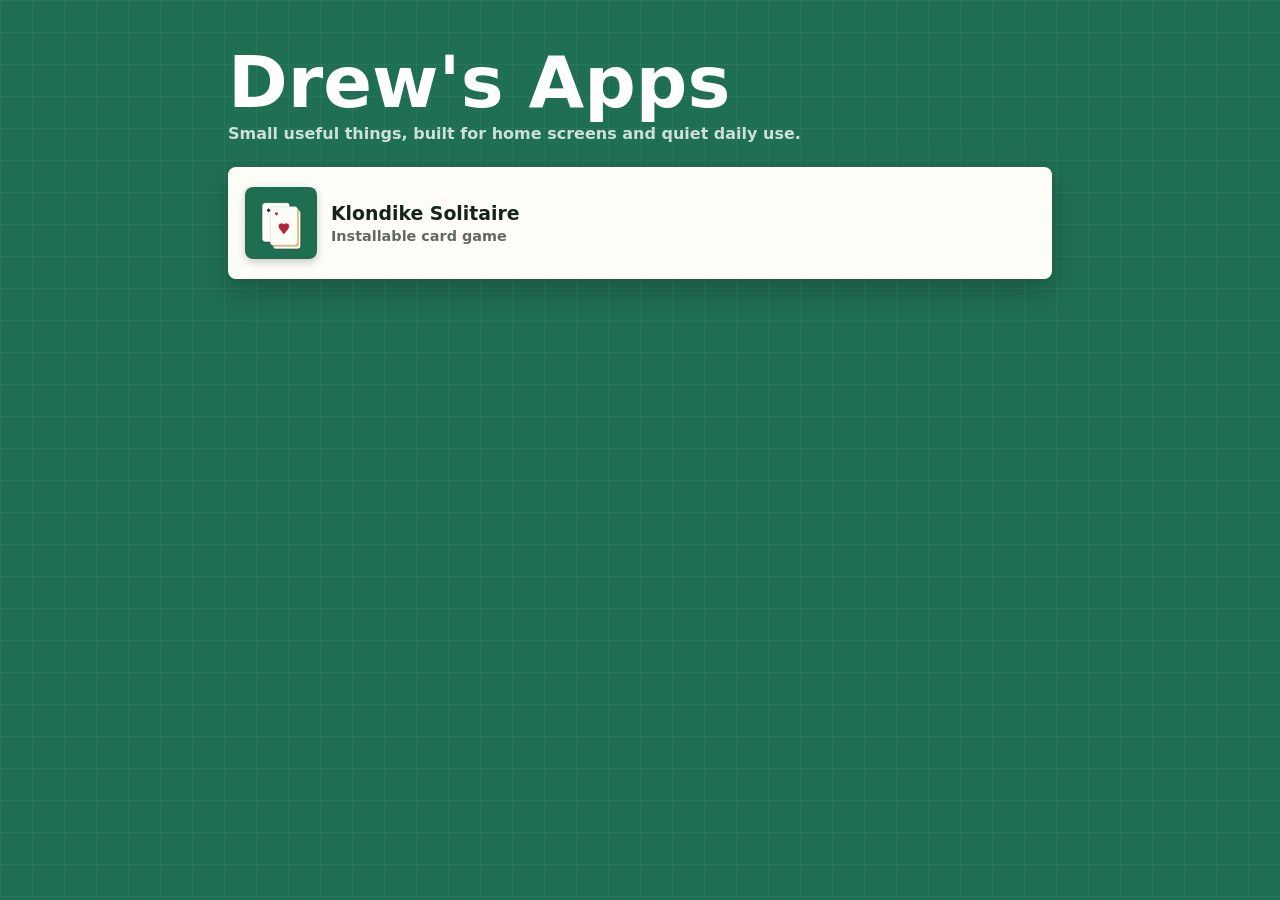
<file: index.html>
<!doctype html>
<html lang="en">
  <head>
    <meta charset="utf-8">
    <meta name="viewport" content="width=device-width, initial-scale=1">
    <meta name="theme-color" content="#1f6f52">
    <title>Drew's Apps</title>
    <style>
      :root {
        color-scheme: light;
        --felt: #1f6f52;
        --felt-deep: #18523f;
        --ink: #14241c;
        --paper: #fffdf7;
        --gold: #ffdf7a;
        font-family: Inter, ui-sans-serif, system-ui, -apple-system, BlinkMacSystemFont, "Segoe UI", sans-serif;
      }

      * {
        box-sizing: border-box;
      }

      body {
        min-height: 100vh;
        margin: 0;
        background:
          linear-gradient(rgba(255, 255, 255, 0.045) 1px, transparent 1px),
          linear-gradient(90deg, rgba(255, 255, 255, 0.045) 1px, transparent 1px),
          var(--felt);
        background-size: 32px 32px;
        color: white;
      }

      main {
        width: min(920px, 100%);
        margin: 0 auto;
        padding: clamp(20px, 5vw, 48px);
      }

      header {
        display: grid;
        gap: 8px;
        margin-bottom: 24px;
      }

      h1,
      p {
        margin: 0;
      }

      h1 {
        font-size: clamp(2rem, 8vw, 4.5rem);
        line-height: 0.95;
        letter-spacing: 0;
      }

      header p {
        max-width: 38rem;
        color: rgba(255, 255, 255, 0.78);
        font-size: 1rem;
        font-weight: 650;
      }

      .apps {
        display: grid;
        grid-template-columns: repeat(auto-fit, minmax(min(100%, 260px), 1fr));
        gap: 14px;
      }

      .app-card {
        display: grid;
        grid-template-columns: 72px 1fr;
        gap: 14px;
        align-items: center;
        min-height: 112px;
        padding: 16px;
        border: 1px solid rgba(255, 255, 255, 0.18);
        border-radius: 8px;
        background: var(--paper);
        color: var(--ink);
        text-decoration: none;
        box-shadow: 0 12px 30px rgba(0, 0, 0, 0.22);
      }

      .app-card:hover,
      .app-card:focus-visible {
        outline: 4px solid var(--gold);
        outline-offset: 4px;
      }

      .app-card img {
        width: 72px;
        height: 72px;
        border-radius: 8px;
        box-shadow: 0 3px 8px rgba(0, 0, 0, 0.22);
      }

      .app-copy {
        display: grid;
        gap: 4px;
      }

      .app-title {
        font-size: 1.18rem;
        font-weight: 900;
      }

      .app-meta {
        color: rgba(20, 36, 28, 0.68);
        font-size: 0.9rem;
        font-weight: 700;
      }

      @media (max-width: 460px) {
        .app-card {
          grid-template-columns: 58px 1fr;
          padding: 13px;
        }

        .app-card img {
          width: 58px;
          height: 58px;
        }
      }
    </style>
  </head>
  <body>
    <main>
      <header>
        <h1>Drew's Apps</h1>
        <p>Small useful things, built for home screens and quiet daily use.</p>
      </header>

      <section class="apps" aria-label="Apps">
        <a class="app-card" href="./solitaire/">
          <img src="./solitaire/icons/icon-192.png" alt="" width="72" height="72">
          <span class="app-copy">
            <span class="app-title">Klondike Solitaire</span>
            <span class="app-meta">Installable card game</span>
          </span>
        </a>
      </section>
    </main>
  </body>
</html>
</file>
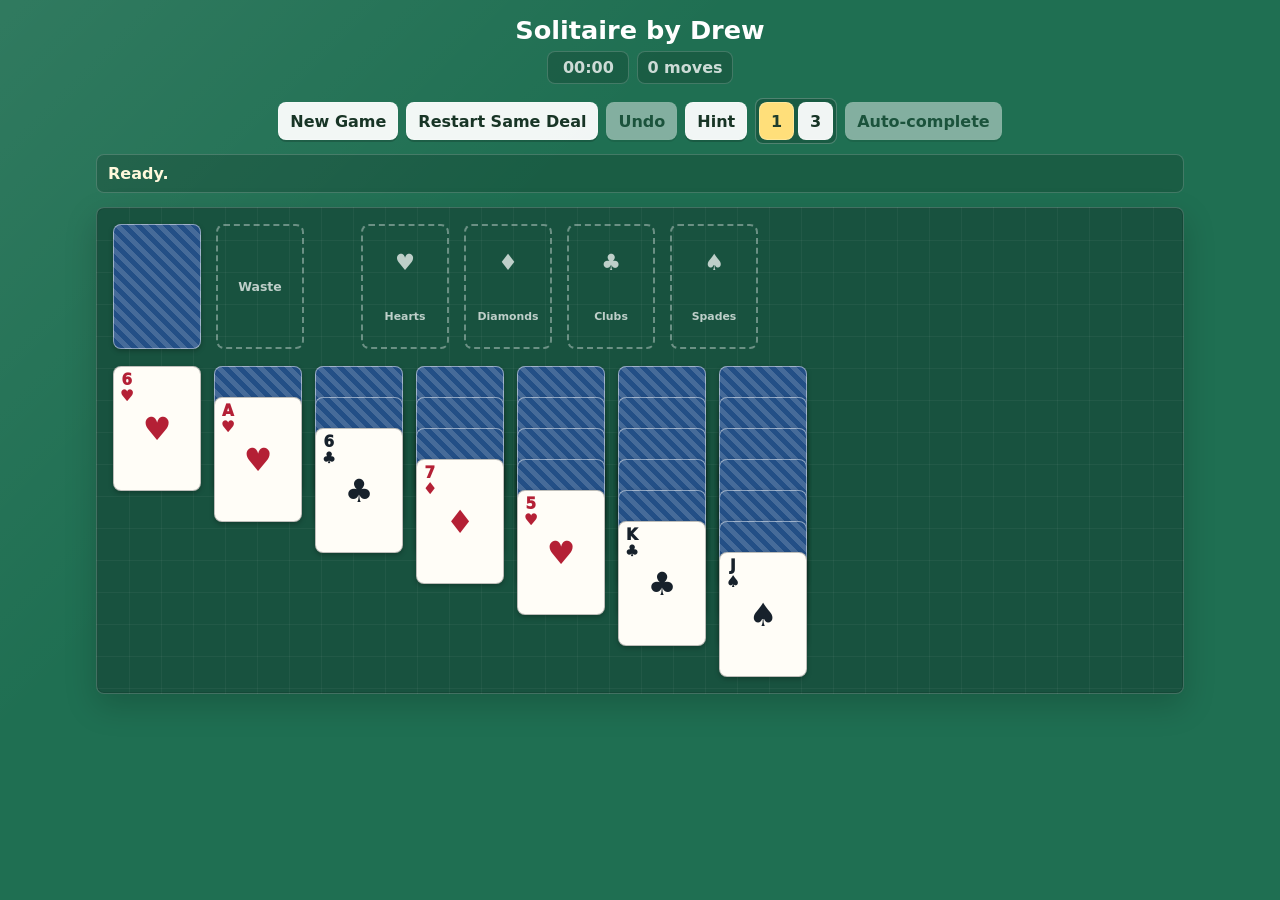
<file: solitaire/index.html>
<!doctype html>
<html lang="en">
  <head>
    <meta charset="utf-8">
    <meta name="viewport" content="width=device-width, initial-scale=1">
    <meta name="theme-color" content="#1f6f52">
    <meta name="apple-mobile-web-app-capable" content="yes">
    <meta name="apple-mobile-web-app-status-bar-style" content="black-translucent">
    <meta name="apple-mobile-web-app-title" content="Solitaire">
    <title>Klondike Solitaire</title>
    <link rel="manifest" href="./manifest.webmanifest">
    <link rel="apple-touch-icon" href="./icons/apple-touch-icon.png">
    <link rel="stylesheet" href="./styles.css?v=7">
  </head>
  <body>
    <main class="game-shell">
      <section class="top-panel" aria-label="Game controls">
        <div class="title-block">
          <h1>Solitaire by Drew</h1>
          <div class="stats" aria-label="Game stats">
            <span id="timer">00:00</span>
            <span id="moves">0 moves</span>
          </div>
        </div>

        <div class="controls">
          <button id="new-game" type="button">New Game</button>
          <button id="restart-game" type="button">Restart Same Deal</button>
          <button id="undo" type="button">Undo</button>
          <button id="hint" type="button">Hint</button>
          <fieldset class="draw-toggle" aria-label="Draw mode">
            <legend>Draw</legend>
            <button id="draw-one" type="button" aria-pressed="true">1</button>
            <button id="draw-three" type="button" aria-pressed="false">3</button>
          </fieldset>
          <button id="auto-complete" type="button" disabled>Auto-complete</button>
        </div>
      </section>

      <p id="status" class="status" aria-live="polite">Ready.</p>
      <section id="board" class="board" aria-label="Klondike Solitaire board"></section>
    </main>
    <canvas id="fireworks" class="fireworks-canvas" aria-hidden="true" hidden></canvas>
    <div id="drag-layer" class="drag-layer" aria-hidden="true"></div>
    <script type="module" src="./src/app.js?v=7"></script>
  </body>
</html>
</file>
<file: solitaire/styles.css>
:root {
  color-scheme: light;
  --felt: #1f6f52;
  --felt-deep: #18523f;
  --felt-line: rgba(255, 255, 255, 0.24);
  --card-w: clamp(40px, 12vw, 88px);
  --card-h: calc(var(--card-w) * 1.42);
  --stack-gap: clamp(17px, 4.1vw, 31px);
  --waste-gap: clamp(12px, 3vw, 21px);
  --board-pad: 16px;
  --board-gap: 17px;
  --row-gap: clamp(8px, 1.8vw, 15px);
  --pile-gap: clamp(4px, 1.2vw, 13px);
  --radius: 8px;
  --red: #b42035;
  --black: #17212b;
  --ink: #15201b;
  --paper: #fffdf7;
  --muted: rgba(255, 255, 255, 0.78);
  font-family: Inter, ui-sans-serif, system-ui, -apple-system, BlinkMacSystemFont, "Segoe UI", sans-serif;
}

* {
  box-sizing: border-box;
}

html,
body {
  margin: 0;
  min-height: 100%;
}

body {
  background:
    linear-gradient(135deg, rgba(255, 255, 255, 0.08), rgba(255, 255, 255, 0) 34%),
    var(--felt);
  color: white;
  overflow-x: hidden;
  user-select: none;
  -webkit-user-select: none;
  touch-action: manipulation;
}

button {
  font: inherit;
}

.game-shell {
  width: min(1120px, 100%);
  margin: 0 auto;
  padding: 16px;
}

.top-panel {
  display: grid;
  grid-template-columns: minmax(0, 1fr);
  align-items: center;
  justify-items: center;
  gap: 14px;
  margin-bottom: 10px;
  width: 100%;
}

.title-block {
  display: grid;
  gap: 7px;
  justify-self: stretch;
  justify-items: center;
  width: 100%;
  text-align: center;
}

h1 {
  margin: 0;
  width: 100%;
  font-size: 1.6rem;
  line-height: 1.1;
  letter-spacing: 0;
  text-align: center;
}

.stats {
  display: flex;
  justify-content: center;
  gap: 8px;
  flex-wrap: wrap;
  color: var(--muted);
  font-weight: 700;
}

.stats span,
.status {
  border: 1px solid rgba(255, 255, 255, 0.18);
  background: rgba(0, 0, 0, 0.16);
  border-radius: 8px;
}

.stats span {
  min-width: 82px;
  padding: 6px 9px;
  text-align: center;
}

.controls {
  display: flex;
  align-items: center;
  justify-self: stretch;
  justify-content: center;
  gap: 8px;
  flex-wrap: wrap;
}

.controls button,
.draw-toggle {
  min-height: 38px;
}

.controls button {
  border: 1px solid rgba(255, 255, 255, 0.24);
  background: rgba(255, 255, 255, 0.94);
  color: #183526;
  border-radius: 8px;
  padding: 8px 11px;
  font-weight: 800;
  cursor: pointer;
  box-shadow: 0 2px 0 rgba(0, 0, 0, 0.18);
}

.controls button:focus-visible,
.card:focus-visible,
.pile:focus-visible {
  outline: 3px solid rgba(255, 223, 122, 0.95);
  outline-offset: 2px;
}

@media (hover: hover) and (pointer: fine) {
  .controls button:hover:not(:disabled) {
    outline: 3px solid rgba(255, 223, 122, 0.95);
    outline-offset: 2px;
  }
}

.controls button:disabled {
  cursor: not-allowed;
  opacity: 0.48;
}

.draw-toggle {
  display: flex;
  align-items: center;
  gap: 4px;
  margin: 0;
  padding: 3px;
  border: 1px solid rgba(255, 255, 255, 0.24);
  border-radius: 8px;
  background: rgba(0, 0, 0, 0.18);
}

.draw-toggle legend {
  position: absolute;
  width: 1px;
  height: 1px;
  overflow: hidden;
  clip: rect(0 0 0 0);
}

.draw-toggle button {
  min-width: 35px;
  box-shadow: none;
  padding-inline: 8px;
}

.draw-toggle button[aria-pressed="true"] {
  background: #ffdf7a;
  color: #1f3d2d;
}

.status {
  min-height: 37px;
  margin: 0 0 14px;
  padding: 9px 11px;
  color: #fff8dc;
  font-weight: 750;
}

.status.is-error {
  color: #ffe2e5;
}

.status.is-win {
  color: #fff1a8;
}

.board {
  display: grid;
  gap: var(--board-gap);
  padding: var(--board-pad);
  border: 1px solid rgba(255, 255, 255, 0.18);
  border-radius: 8px;
  background:
    linear-gradient(rgba(255, 255, 255, 0.045) 1px, transparent 1px),
    linear-gradient(90deg, rgba(255, 255, 255, 0.045) 1px, transparent 1px),
    var(--felt-deep);
  background-size: 32px 32px;
  box-shadow: inset 0 0 0 1px rgba(0, 0, 0, 0.12), 0 12px 32px rgba(0, 0, 0, 0.18);
  overflow-x: auto;
}

.top-row {
  display: grid;
  grid-template-columns: var(--card-w) calc(var(--card-w) + var(--waste-gap) + var(--waste-gap)) max-content;
  gap: var(--row-gap);
  align-items: start;
  width: max-content;
}

.foundations {
  display: grid;
  grid-template-columns: repeat(4, var(--card-w));
  gap: var(--row-gap);
  justify-content: end;
}

.tableau {
  display: grid;
  grid-template-columns: repeat(7, var(--card-w));
  gap: var(--pile-gap);
  align-items: start;
  width: max-content;
}

.pile {
  position: relative;
  width: var(--card-w);
  min-height: var(--card-h);
  border-radius: var(--radius);
  touch-action: none;
}

.pile.waste {
  width: calc(var(--card-w) + var(--waste-gap) + var(--waste-gap));
}

.empty-pile {
  display: grid;
  place-items: center;
  width: var(--card-w);
  height: var(--card-h);
  border: 2px dashed rgba(255, 255, 255, 0.36);
  border-radius: var(--radius);
  color: rgba(255, 255, 255, 0.72);
  font-size: 0.78rem;
  font-weight: 900;
  text-align: center;
  padding: 5px;
  line-height: 1.05;
}

.foundation-mark {
  font-size: 1.4rem;
  line-height: 1;
}

.foundation-label {
  display: block;
  max-width: 100%;
  white-space: nowrap;
  font-size: 0.68rem;
  line-height: 1;
}

.card {
  position: absolute;
  top: 0;
  left: 0;
  width: var(--card-w);
  height: var(--card-h);
  border-radius: var(--radius);
  border: 1px solid rgba(22, 28, 31, 0.28);
  background: var(--paper);
  color: var(--black);
  box-shadow: 0 2px 5px rgba(0, 0, 0, 0.26);
  cursor: pointer;
  overflow: hidden;
  -webkit-tap-highlight-color: transparent;
}

.card.red {
  color: var(--red);
}

.card.face-down {
  cursor: default;
  background:
    linear-gradient(45deg, rgba(255, 255, 255, 0.16) 25%, transparent 25% 50%, rgba(255, 255, 255, 0.16) 50% 75%, transparent 75%),
    #234f86;
  background-size: 14px 14px;
  border-color: rgba(255, 255, 255, 0.48);
}

.card-inner {
  position: relative;
  width: 100%;
  height: 100%;
  padding: 6px;
}

.rank {
  display: grid;
  gap: 1px;
  justify-items: center;
  width: min-content;
  font-size: 0.95rem;
  font-weight: 950;
  line-height: 0.95;
}

.pip {
  font-size: 0.95rem;
}

.center-suit {
  position: absolute;
  inset: 0;
  display: grid;
  place-items: center;
  font-size: 2rem;
  font-weight: 900;
}

.card.is-selected {
  transform: translateY(-3px);
  box-shadow: 0 0 0 3px #ffdf7a, 0 8px 14px rgba(0, 0, 0, 0.32);
}

.card.is-drag-source {
  opacity: 0.22;
}

.pile.is-invalid {
  animation: invalid-shake 220ms ease-in-out;
}

.pile.is-hint-target {
  outline: 3px solid #ffdf7a;
  outline-offset: 4px;
}

.win-banner {
  display: grid;
  place-items: center;
  min-height: 48px;
  border: 1px solid rgba(255, 225, 120, 0.78);
  border-radius: 8px;
  background: rgba(255, 223, 122, 0.16);
  color: #fff2a8;
  font-size: 1.25rem;
  font-weight: 950;
}

.fireworks-canvas {
  position: fixed;
  inset: 0;
  z-index: 900;
  width: 100vw;
  height: 100vh;
  pointer-events: none;
}

.fireworks-canvas[hidden] {
  display: none;
}

.drag-layer {
  position: fixed;
  inset: 0;
  z-index: 1000;
  pointer-events: none;
}

.drag-stack {
  position: absolute;
  width: var(--card-w);
  will-change: transform;
  filter: drop-shadow(0 16px 16px rgba(0, 0, 0, 0.28));
}

.auto-complete-flyer {
  position: absolute;
  pointer-events: none;
  will-change: transform;
  filter: drop-shadow(0 12px 12px rgba(0, 0, 0, 0.28));
}

.auto-complete-flyer .card {
  inset: 0;
  width: 100%;
  height: 100%;
}

.card.is-auto-moving-source {
  visibility: hidden;
}

body.is-dragging {
  cursor: grabbing;
}

@keyframes invalid-shake {
  0%,
  100% {
    transform: translateX(0);
  }
  35% {
    transform: translateX(-5px);
  }
  70% {
    transform: translateX(5px);
  }
}

@media (max-width: 620px) {
  :root {
    --card-w: min(54px, calc((100vw - 48px) / 7));
    --stack-gap: clamp(19px, 5.4vw, 28px);
    --waste-gap: clamp(7px, 2.1vw, 10px);
    --board-pad: 6px;
    --board-gap: 10px;
    --row-gap: 5px;
    --pile-gap: 3px;
  }

  .game-shell {
    padding: 8px;
  }

  .board {
    overflow-x: hidden;
  }

  h1 {
    font-size: 1.25rem;
  }

  .controls {
    justify-content: flex-start;
  }

  .controls button {
    padding: 7px 8px;
    font-size: 0.86rem;
  }

  .rank,
  .pip {
    font-size: 0.72rem;
  }

  .center-suit {
    font-size: 1.3rem;
  }

  .empty-pile {
    font-size: 0.62rem;
    padding: 3px;
  }

  .foundation-label {
    font-size: clamp(0.34rem, 1.6vw, 0.5rem);
  }
}
</file>
